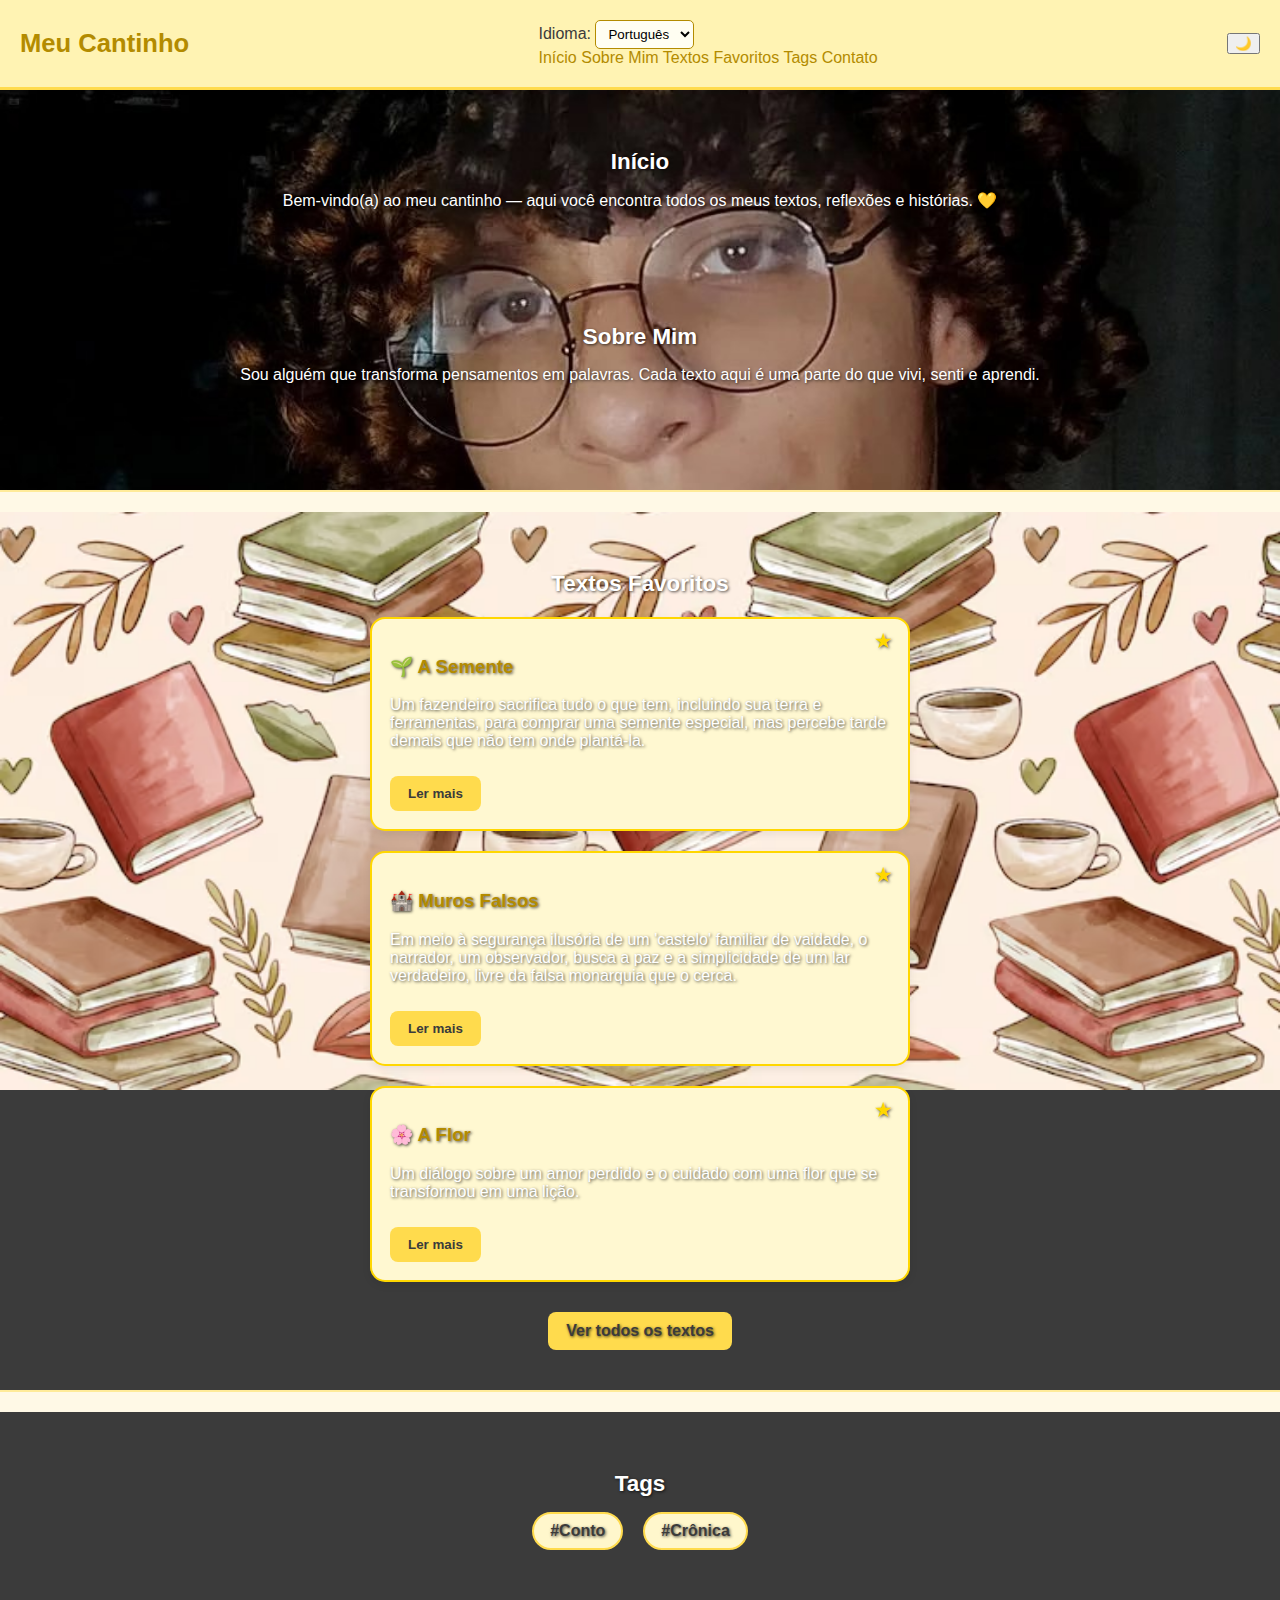
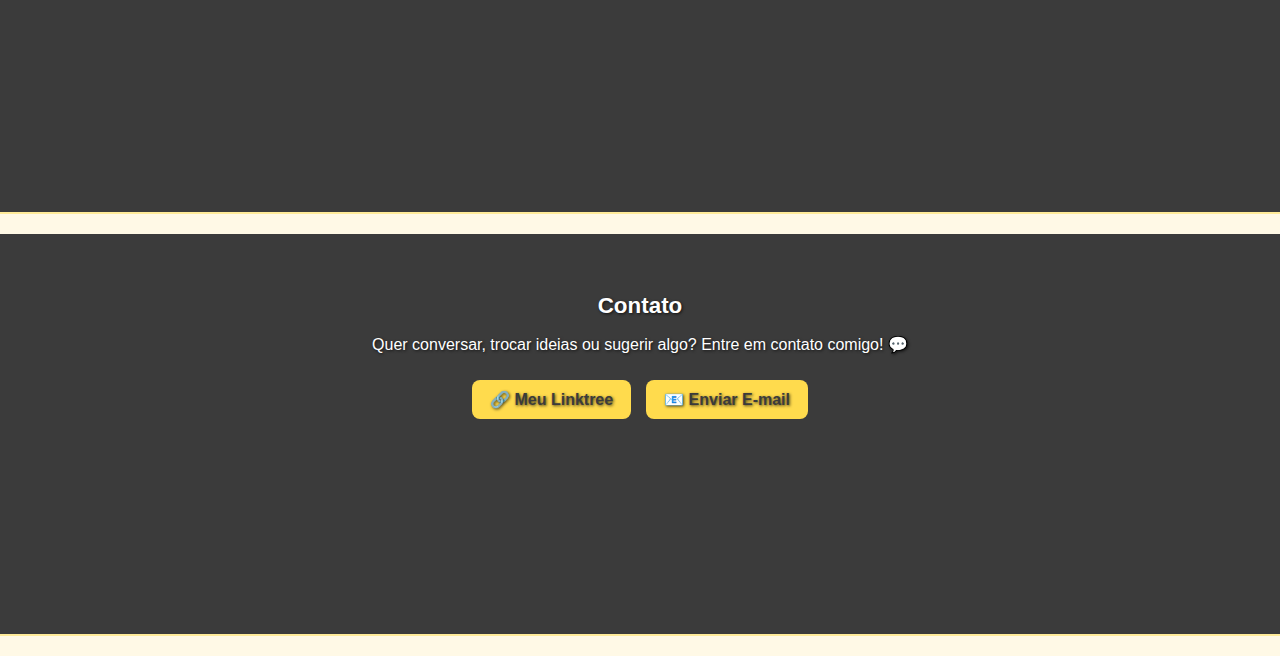
<file: index.html>
<!DOCTYPE html>
<html lang="pt-BR">
<head>
  <meta charset="UTF-8" />
  <meta name="viewport" content="width=device-width, initial-scale=1.0" />
  <title id="site-page-title">Meu Cantinho Autoral</title>
  <link rel="stylesheet" href="style.css" />
  <link rel="icon" type="image/png" href="favicon.png"> 
</head>
<body class="home-body">
  
  <header class="header-home">
    <div class="header-left">
        <h1 class="titulo-site">Meu Cantinho</h1>
    </div>

    <nav class="header-center">
        <div class="lang-selector-home">
            <label for="lang-switch-home">Idioma:</label>
            <select id="lang-switch-home">
                <option value="pt">Português</option>
                <option value="en">English</option>
            </select>
        </div>
        
        <div class="nav-links">
            <a href="#inicio" data-lang-key="home">Início</a>
            <a href="#sobre" data-lang-key="about">Sobre Mim</a>
            <a href="#favoritos" data-lang-key="favorites">Favoritos</a>
            <a href="#tags" data-lang-key="tags">Tags</a>
            <a href="#contato" data-lang-key="contact">Contato</a>
        </div>
    </nav>

    <div class="header-right">
        <button id="theme-toggle" class="btn-theme" title="Alternar Modo Escuro">🌙</button>
    </div>
  </header>

  <main class="conteudo-parallax"> 
    <div class="parallax-wrapper" id="wrapper-inicio-sobre">
      <section id="inicio" class="secao secao-parallax">
        <h2 data-lang-key="home">Início</h2>
        <p id="home-inicio-text">Bem-vindo(a) ao meu cantinho — aqui você encontra todos os meus textos, reflexões e histórias. 💛</p>
      </section>

      <section id="sobre" class="secao secao-parallax">
        <h2 data-lang-key="about">Sobre Mim</h2>
        <p id="home-sobre-text">Sou alguém que transforma pensamentos em palavras. Cada texto aqui é uma parte do que vivi, senti e aprendi.</p>
      </section>
    </div>

    <div class="parallax-wrapper" id="wrapper-favoritos">
      <section id="favoritos" class="secao secao-parallax">
        <h2 data-lang-key="favorites">Textos Favoritos</h2>
        <div id="lista-favoritos"></div>
        <a href="#" id="btn-ler-todos" class="botao-catalogo" data-lang-key="all_texts">Ver todos os textos</a>
      </section>
    </div>

    <div class="parallax-wrapper" id="wrapper-tags">
      <section id="tags" class="secao secao-parallax">
        <h2 data-lang-key="tags">Tags</h2>
        <div id="lista-tags" class="tags-container"></div>
      </section>
    </div>

    <div class="parallax-wrapper" id="wrapper-contato">
      <section id="contato" class="secao secao-parallax">
        <h2 data-lang-key="contact">Contato</h2>
        <p id="home-contato-text">Quer conhecer um pouco mais do meu trabalho? Entre em contato comigo! 💬</p>
        <div class="contato-links">
            <a href="https://linktr.ee/mgziin" target="_blank" class="botao-catalogo link-contato">🔗 Meu Linktree</a>
            <a href="mailto:brendonph.trabalho@gmail.com" class="botao-catalogo link-contato">📧 Enviar E-mail</a>
        </div>
      </section>
    </div>
  </main>

  <div class="modal-overlay">
    <div class="modal-box">
      <span id="modal-close-btn" class="close">&times;</span>
      <h2 id="modal-titulo"></h2>
      <div id="modal-conteudo"></div>
    </div>
  </div>

  <script src="textos.js"></script>
  <script src="script.js"></script>
</body>
</html>
</file>
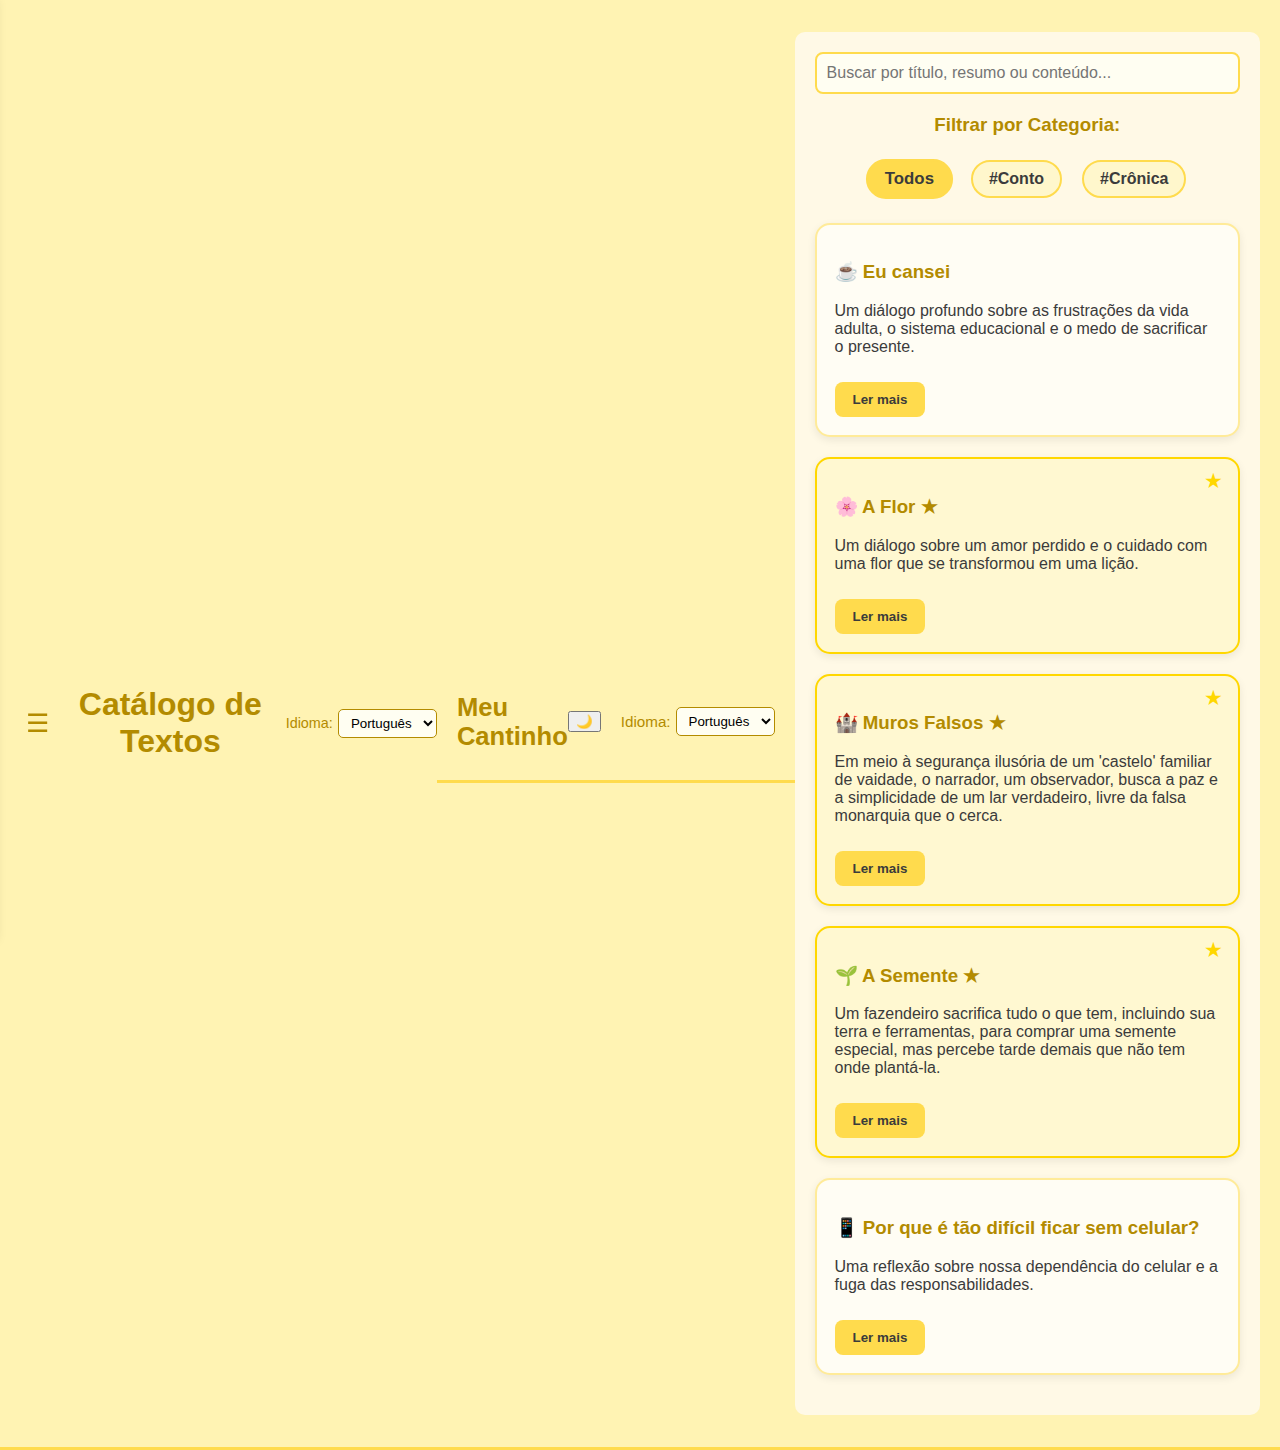
<file: catalogo.html>
<!DOCTYPE html>
<html lang="pt-BR">
<head>
  <meta charset="UTF-8" />
  <meta name="viewport" content="width=device-width, initial-scale=1.0" />
  <title id="catalogo-page-title">Catálogo de Textos</title>
  <link rel="stylesheet" href="style.css" />
  <link rel="icon" href="favicon.png" type="image/x-icon"> 
</head>
<body class="catalogo-body">
  <header class="header-catalogo">
    <button id="abrir-menu" class="menu-hamburguer">☰</button> 
    <h1 id="catalogo-header-title" class="titulo-catalogo">Catálogo de Textos</h1> 
    <div class="lang-selector">
        <label for="lang-switch">Idioma:</label>
        <select id="lang-switch">
            <option value="pt">Português</option>
            <option value="en">English</option>
        </select>
    </div>
    <header class="header-home header-nav">
    <h1 class="titulo-site">Meu Cantinho</h1>
    
    <button id="theme-toggle" class="btn-theme" title="Alternar Modo Escuro">🌙</button>

    <div class="lang-selector home-lang-selector">
        <label for="lang-switch-home">Idioma:</label>
        <select id="lang-switch-home">
            <option value="pt">Português</option>
            <option value="en">English</option>
        </select>
    </div>
    
  </header>

  <nav id="menu" class="menu-lateral">
    <button id="fechar-menu">x Fechar</button>
    <a href="index.html?lang=pt" data-lang-key="home">Início</a>
    <a href="index.html#favoritos" data-lang-key="favorites">Textos Favoritos</a>
    <a href="index.html#tags" data-lang-key="tags">Tags</a>
    <a href="index.html#sobre" data-lang-key="about">Sobre Mim</a>
    <a href="index.html#contato" data-lang-key="contact">Contato</a>
  </nav>

  <main class="catalogo-main">
    <section id="catalogo-filtros" class="secao-filtros">
        <input type="text" id="barra-busca" placeholder="Buscar por título, resumo ou conteúdo...">
        
        <div class="tags-filtro-container">
            <h3 id="tags-filtro-label">Filtrar por Categoria:</h3>
            <div id="lista-tags-catalogo" class="tags-container">
                </div>
        </div>
    </section>

    <section id="lista-textos" class="catalogo-container"></section>
  </main>

  <div class="modal-overlay">
    <div class="modal-box">
      <span id="modal-close-btn" class="close">&times;</span>
      <h2 id="modal-titulo"></h2>
      <div id="modal-conteudo"></div>
    </div>
  </div>

  <script src="textos.js"></script>
  <script src="script.js"></script>
</body>
</html>
</file>
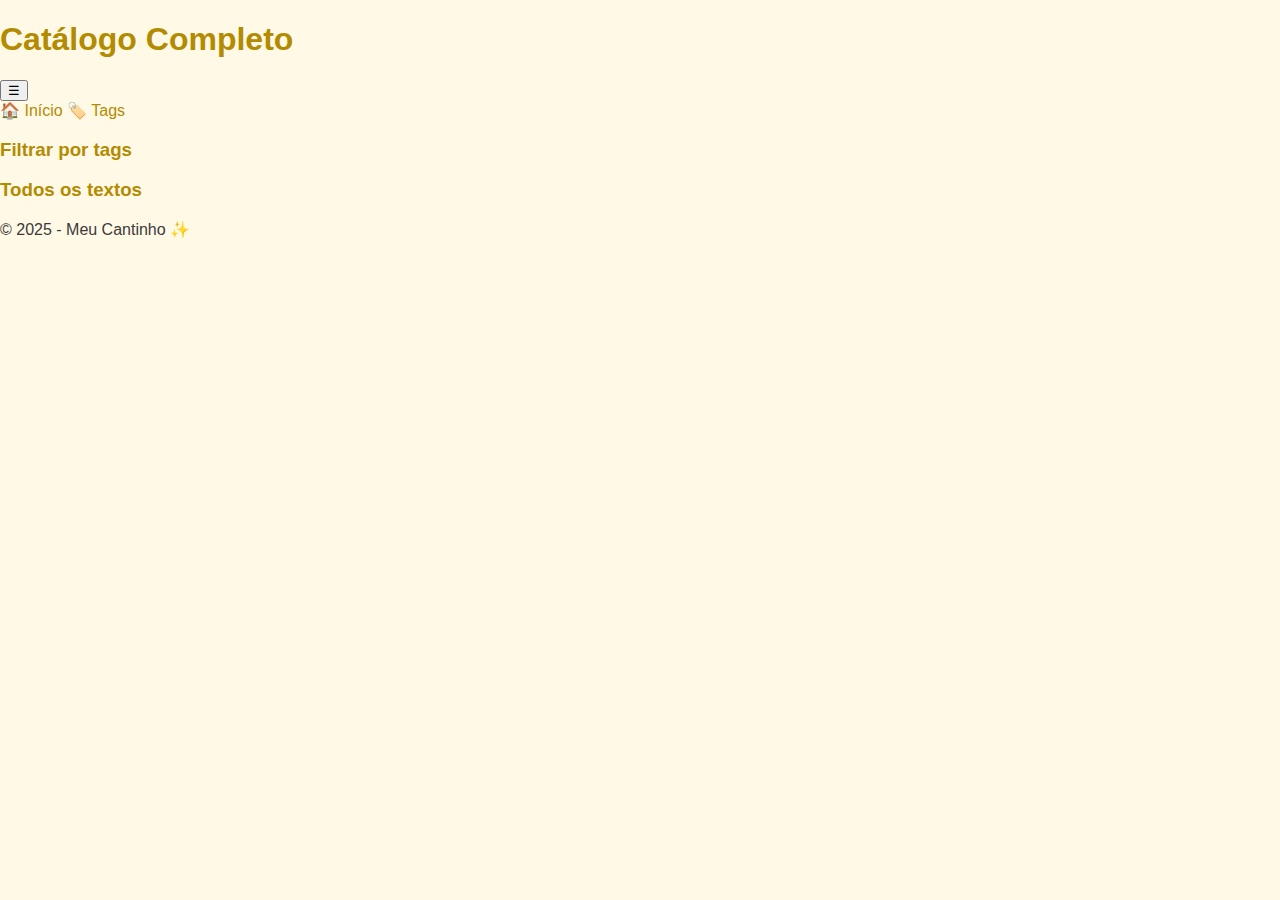
<file: textos.html>
<!DOCTYPE html>
<html lang="pt-BR">
<head>
    <meta charset="UTF-8">
    <meta name="viewport" content="width=device-width, initial-scale=1.0">
    <title>Catálogo Completo</title>
    <link rel="stylesheet" href="style.css">
    <link rel="icon" type="image/png" href="favicon.png">
</head>
<body>
    <header>
        <h1>Catálogo Completo</h1>
        <button class="burger" onclick="toggleMenu()">☰</button>
        <nav id="menu">
            <a href="index.html">🏠 Início</a>
            <a href="#tags">🏷️ Tags</a>
        </nav>
    </header>

    <section class="tags" id="tags">
        <h3>Filtrar por tags</h3>
        <div id="lista-tags"></div>
    </section>

    <section class="catalogo">
        <h3>Todos os textos</h3>
        <div id="lista-textos"></div>
    </section>

    <footer>
        <p>© 2025 - Meu Cantinho ✨</p>
    </footer>

    <script src="textos.js"></script>
    <script src="script.js"></script>
</body>
</html>
</file>
<file: style.css>
/* ======= PALETA DE CORES =======
   Fundo principal: #fff9e6 (amarelo claro)
   Destaques e botões: #ffdb4d (amarelo intenso)
   Textos: #3b3b3b
   Bordas e detalhes: #b38b00
================================== */

/* ======== GERAL ======== */
body {
  font-family: "Poppins", sans-serif;
  background-color: #fff9e6;
  color: #3b3b3b;
  margin: 0;
  padding: 0;
  scroll-behavior: smooth;
}

/* 🟢 NOVO: FUNDO PARALLAX PARA O CATÁLOGO 🟢 */
.catalogo-body {
    background-image: url('textosfavoritos.png');
    background-attachment: fixed;
    background-position: center;
    background-repeat: no-repeat;
    background-size: cover;
}

h1, h2, h3 {
  color: #b38b00; /* Cor padrão dos títulos (amarelo/marrom) */
}

a {
  color: #b38b00;
  text-decoration: none;
}

a:hover {
  text-decoration: underline;
}

/* Garante que imagens e backgrounds grandes se ajustem */
.img-full-width, img {
    max-width: 100%;
    height: auto;
    display: block;
    margin: 0 auto;
}

/* 🟢 EFEITO PARALLAX (JANELA) DA HOME 🟢 */

/* 1. O Wrapper de Parallax (tem a imagem fixa) */
.parallax-wrapper {
    background-attachment: fixed;
    background-position: center;
    background-repeat: no-repeat;
    background-size: cover;
    min-height: 400px; 
    background-color: #3b3b3b; 
    margin-bottom: 20px;
    border-bottom: 2px solid #ffeb99;
}

/* 2. O conteúdo da seção (é a "janela" transparente) */
.secao-parallax {
    background-color: transparent !important; 
    box-shadow: none !important;
    border-bottom: none !important;
    color: white; 
    text-shadow: 1px 1px 3px rgba(0,0,0,0.7); 
}

.secao-parallax h2 {
    color: white;
}
.secao-parallax p {
    color: white;
}
.secao-parallax .botao-catalogo,
.secao-parallax .btn-ler {
    background-color: #ffdb4d;
    color: #3b3b3b;
    border: none;
}
.secao-parallax .tag-pill {
    background-color: #fff7cc;
    border-color: #ffdb4d;
    color: #3b3b3b;
}


/* 3. Definindo as imagens (SUAS FOTOS AQUI) */

#wrapper-inicio-sobre {
    background-image: url('perfil.png'); 
}

#wrapper-favoritos {
    background-image: url('textosfavoritos.png'); 
}

#wrapper-tags {
    background-image: url('tags.png'); 
}

#wrapper-contato {
    background-image: url('contato.png'); 
}

/* 🟢 FIM DAS MUDANÇAS DE DESTAQUE 🟢 */


/* ===== HEADER HOME ===== */
.header-home {
  display: flex;
  align-items: center;
  justify-content: space-between;
  background-color: #fff3b3;
  padding: 12px 20px;
  border-bottom: 3px solid #ffdb4d;
  position: sticky;
  top: 0;
  z-index: 10;
}

.titulo-site {
  font-size: 1.6rem;
  font-weight: bold;
  color: #b38b00;
  margin-right: auto;
}

.atalhos {
    display: flex;
    align-items: center;
}

.atalhos a {
  margin: 0 10px;
  font-weight: bold;
  font-size: 0.95rem;
}

.atalhos a:hover {
  color: #ffcc00;
}

/* Estilo para o seletor de idioma na Home */
.header-home .lang-selector {
    font-size: 0.95rem;
    font-weight: 500;
    color: #b38b00;
    margin-left: 20px; 
}

/* ===== SEÇÕES ===== */
.secao {
  padding: 40px 20px;
  border-bottom: 2px solid #ffeb99;
  text-align: center;
  /* Fundo sólido padrão (usado no catalogo.html e seções normais) */
  background-color: #fff9e6; 
}

.secao h2 {
  margin-bottom: 10px;
  font-size: 1.4rem;
}

/* ===== TEXTOS FAVORITOS E CATÁLOGO CARDS ===== */
.card-texto, .card-fav { 
  background: #fffdf4;
  border: 2px solid #ffeb99;
  border-radius: 15px;
  padding: 18px;
  box-shadow: 0 3px 8px rgba(0,0,0,0.08);
  max-width: 500px;
  margin: 20px auto;
  text-align: left;
}

.card-texto.favorito, .card-fav.favorito {
  border: 2px solid gold;
  position: relative;
  background-color: #fff8d1;
}

.card-texto.favorito::after, .card-fav.favorito::after {
  content: "★";
  color: gold;
  position: absolute;
  top: 10px;
  right: 15px;
  font-size: 1.3em;
}

/* Estiliza todos os botões de ação com o amarelo */
.ver-mais, .botao-catalogo, .ler-mais, .btn-ler {
  background-color: #ffdb4d;
  border: none;
  color: #3b3b3b;
  font-weight: bold;
  padding: 10px 18px;
  border-radius: 8px;
  cursor: pointer;
  margin-top: 10px;
  transition: background-color 0.2s;
  display: inline-block;
  text-decoration: none;
}

.ver-mais:hover, .botao-catalogo:hover, .ler-mais:hover, .btn-ler:hover {
  background-color: #ffcc00;
  transform: translateY(-2px);
}

/* ===== TAGS (RENOVADAS PARA CATÁLOGO) ===== */
.tags-container {
  display: flex;
  justify-content: center;
  gap: 10px;
  flex-wrap: wrap;
  margin-top: 10px;
}

/* Estilo para as tags de filtro no Catálogo (tag-pill) */
.tag-pill {
  background-color: #fff7cc;
  border: 2px solid #ffdb4d;
  border-radius: 20px;
  padding: 8px 16px;
  font-weight: bold;
  cursor: pointer;
  color: #3b3b3b;
  transition: all 0.2s;
  text-decoration: none;
  display: inline-block;
  margin: 5px;
}

.tag-pill:hover, .tag-pill.active {
  background-color: #ffdb4d;
  text-decoration: none;
  transform: scale(1.05);
}


/* ===== CONTATO (Estilo para os botões Lado a Lado) ===== */
.contato-links {
    display: flex; 
    flex-wrap: wrap; 
    gap: 15px;
    margin-top: 15px;
    justify-content: center; /* Centraliza os botões */
}

.link-contato {
    display: inline-block; 
}


/* ===== ESTILOS DO CATÁLOGO (reuso) ===== */
/* O .secao do catálogo usará o fundo sólido padrão #fff9e6 */
.header-catalogo {
  display: flex;
  align-items: center;
  justify-content: space-between;
  background-color: #fff3b3;
  padding: 12px 20px;
  border-bottom: 3px solid #ffdb4d;
}

.titulo-catalogo {
  flex-grow: 1;
  text-align: center;
  margin: 0;
  padding: 0;
}

.menu-hamburguer {
  position: static;
  font-size: 1.6rem;
  background: none;
  border: none;
  cursor: pointer;
  color: #b38b00;
  z-index: 11;
  order: -1;
}

/* Estilo do Seletor de Idioma (Comum para Home e Catálogo) */
.lang-selector {
    display: flex;
    align-items: center;
    gap: 5px;
    font-size: 0.9rem;
    font-weight: 500;
    color: #b38b00;
}
.home-lang-selector {
    margin-left: 20px;
}

#lang-switch, #lang-switch-home {
    padding: 5px 8px;
    border-radius: 5px;
    border: 1px solid #b38b00;
    background-color: #fffef2;
}

/* ESTILOS DO MENU HAMBURGUER (CATÁLOGO) */
.menu-lateral {
  position: fixed;
  top: 0;
  left: -300px; 
  width: 250px;
  height: 100%;
  background-color: #fff7cc;
  padding: 20px;
  z-index: 100;
  border-right: 3px solid #ffdb4d;
  box-shadow: 4px 0 10px rgba(0,0,0,0.1);
  transition: left 0.3s ease;
  display: flex;
  flex-direction: column;
}

.menu-lateral.ativo {
  left: 0; 
}

.menu-lateral a {
  color: #b38b00;
  text-decoration: none;
  margin: 10px 0;
  font-weight: bold;
  font-size: 1.1rem;
}

.menu-lateral a:hover {
  text-decoration: underline;
}

.fechar-menu-btn {
  font-size: 1.2rem;
  color: #b38b00;
  text-align: right;
  cursor: pointer;
  margin-bottom: 10px;
}

/* 🟢 CORREÇÃO: FUNDO SÓLIDO PARA O CONTEÚDO DO CATÁLOGO 🟢 */
.catalogo-main {
    padding: 20px;
    /* Adiciona o fundo sólido para rolar sobre a imagem do body */
    background-color: #fff9e6;
    /* Garante que o conteúdo principal não se estenda pela largura total */
    max-width: 1200px; 
    margin: 20px auto; /* Adiciona margem para descolar do header */
    border-radius: 10px;
}

.secao-filtros {
    padding: 0;
    margin-bottom: 20px;
    border-bottom: none;
    text-align: center;
    background-color: transparent; /* O fundo já está no .catalogo-main */
}

.tags-filtro-container h3 {
    margin-top: 0;
}

#barra-busca {
    width: 100%;
    padding: 10px;
    margin-bottom: 20px;
    border: 2px solid #ffdb4d;
    border-radius: 8px;
    font-size: 1rem;
    box-sizing: border-box;
    background-color: #fffef2;
    color: #3b3b3b;
}

/* ===== MODAL REUSO ===== */

.modal-overlay {
  display: none; 
  position: fixed;
  inset: 0;
  background-color: rgba(0,0,0,0.55);
  z-index: 20;
  align-items: center;
  justify-content: center;
  overflow-y: auto; 
}

.modal-box {
  background-color: #fffef2;
  margin: 40px 10px;
  padding: 25px;
  border-radius: 15px;
  width: 90%;
  max-width: 650px;
  border: 2px solid #ffdb4d;
  box-shadow: 0 5px 15px rgba(0,0,0,0.2);
  position: relative;
}

.close {
  position: absolute;
  top: 10px;
  right: 20px;
  font-size: 1.8rem;
  cursor: pointer;
  color: #b38b00;
  line-height: 1;
}

#modal-conteudo {
    margin-top: 15px;
    line-height: 1.6;
    text-align: left;
    white-space: pre-wrap;
    max-height: 60vh; 
    overflow-y: auto;
}

#modal-titulo {
    margin-top: 0;
    text-align: left;
}

/* ======= (O bloco da .foto-perfil foi removido) ======= */

/* ======= RESOLVENDO O PROBLEMA DO MENU E LAYOUT NO CELULAR ======= */
/* Este bloco é essencial para arrumar os prints que você mandou */
@media (max-width: 768px) {
    /* Impede o site de "fugir" para o lado criando espaço branco */
    html, body {
        overflow-x: hidden;
        width: 100%;
    }

    /* O Header agora empilha os itens (Título em cima, menu embaixo) */
    .header-home {
        flex-direction: column !important; 
        height: auto !important;
        padding: 15px 5px !important;
        gap: 10px;
    }

    .titulo-site {
        margin: 0 auto !important; /* Centraliza o título */
        font-size: 1.4rem;
    }

    .home-lang-selector {
        margin: 0 auto 10px auto !important; /* Centraliza o idioma */
    }

    /* Menu de links se organiza para caber na tela pequena */
    .atalhos {
        flex-wrap: wrap !important;
        justify-content: center !important;
        width: 100%;
        gap: 8px;
        margin-top: 5px;
    }

    .atalhos a {
        margin: 5px !important;
        font-size: 0.9rem;
        display: inline-block;
    }

    /* Ajusta a altura dos parallax para não ficarem gigantes no celular */
    .parallax-wrapper {
        min-height: 300px !important;
        background-attachment: scroll !important; /* Melhora o funcionamento no celular */
    }
    
    .secao-parallax {
         padding: 50px 15px !important; /* Mais espaço para o texto não colar nas bordas */
    }

    /* Garante que os cards de texto não ultrapassem a largura da tela */
    .card-texto, .card-fav {
        width: 94% !important;
        max-width: 94% !important;
        margin: 20px auto !important;
        box-sizing: border-box; 
    }
}
</file>
